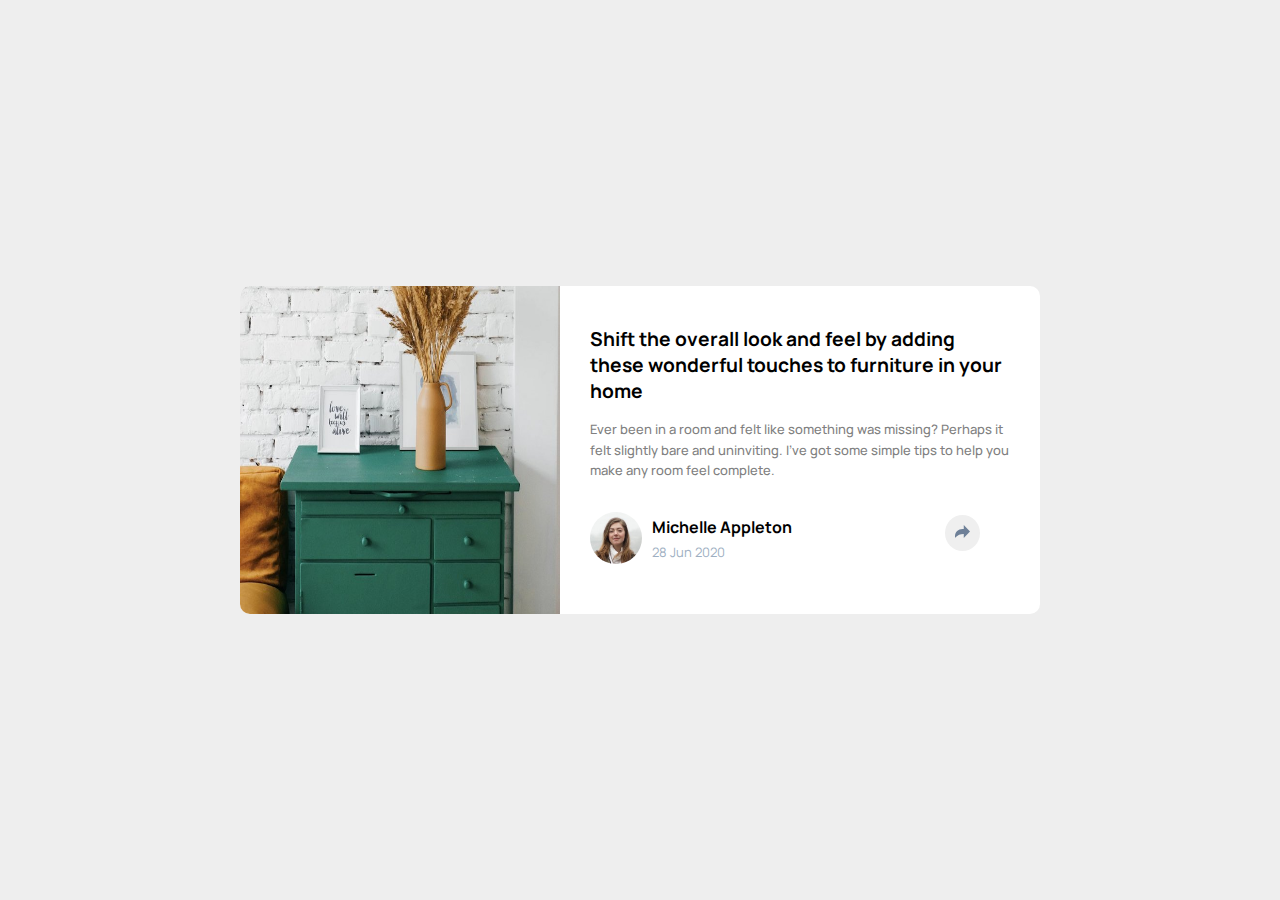
<file: article-preview-component/index.html>
<!DOCTYPE html>
<html lang="en">

<head>
  <meta charset="UTF-8">
  <meta name="viewport" content="width=device-width, initial-scale=1.0">
  <!-- displays site properly based on user's device -->

  <link rel="icon" type="image/png" sizes="32x32" href="./images/favicon-32x32.png">
  <link href="https://fonts.googleapis.com/css2?family=Manrope:wght@200;400;500;600;700;800&display=swap"
    rel="stylesheet">
  <link rel="stylesheet" href="styles.css">

  <title>Frontend Mentor | Article preview component</title>
</head>

<body>
  <main>
    <article class="article">
      <div class="article__featured">
        <img src="images/drawers.jpg" alt="Drawers">
      </div>
      <div class="article__body">
        <span class="article__heading">
          Shift the overall look and feel by adding these wonderful touches to furniture in your home
        </span>
        <span class="article__text">
          Ever been in a room and felt like something was missing? Perhaps it felt slightly bare and uninviting. I've
          got some simple tips to help you make any room feel complete.
        </span>
        <div class="article__details">
          <div class="article__details--left">
            <img src="./images/avatar-michelle.jpg" alt="Author Image">
            <div class="article__author">
              <h4>Michelle Appleton</h4>
              <span>28 Jun 2020</span>
            </div>
          </div>
          <div class="article__details--right">
            <button class="article__share">
              <img src="./images/icon-share.svg" alt="Share Button">
            </button>
          </div>
        </div>
        <div class="article__footer hidden">
          <span class="article__text--footer">Share</span>
          <ul class="article__socials">
            <li>
              <a href="#">
                <img src="./images/icon-facebook.svg" alt="Facebook">
              </a>
            </li>
            <li>
              <a href="#">
                <img src="./images/icon-twitter.svg" alt="Twitter">
              </a>
            </li>
            <li>
              <a href="#">
                <img src="./images/icon-pinterest.svg" alt="Pinterest">
              </a>
            </li>
          </ul>
        </div>
      </div>
    </article>

    <!-- <div class="attribution">
      Challenge by <a href="https://www.frontendmentor.io?ref=challenge" target="_blank">Frontend Mentor</a>.
      Coded by <a href="#">Lu-Vuong Le</a>.
    </div> -->
  </main>

  <script>
    let shareBtn = document.querySelector('.article__share');
    let articleFooter = document.querySelector('.article__footer');

    shareBtn.addEventListener("click", () => {
      articleFooter.classList.toggle('hidden');
      shareBtn.style.background = articleFooter.classList.contains('hidden') ? 'hsl(210, 46%, 95%)' : 'hsl(212, 23%, 69%)';
    });
  </script>
</body>

</html>
</file>
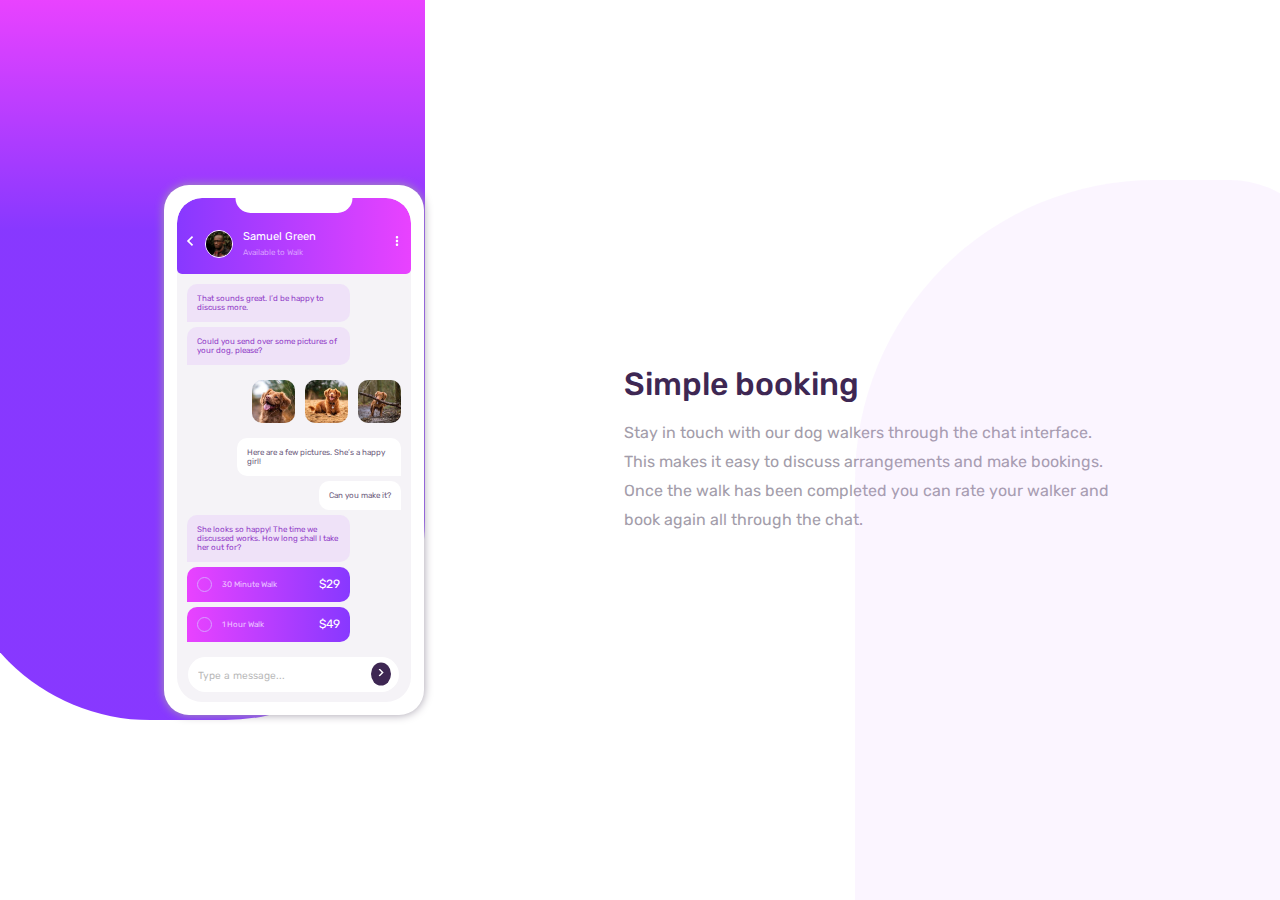
<file: chat-app-css-illustration/index.html>
<!DOCTYPE html>
<html lang="en">

<head>
  <meta charset="UTF-8">
  <meta name="viewport" content="width=device-width, initial-scale=1.0">
  <!-- displays site properly based on user's device -->

  <link rel="icon" type="image/png" sizes="32x32" href="./images/favicon-32x32.png">
  <link rel="stylesheet" href="style.css">

  <title>Frontend Mentor | [Chat App CSS Illustration]</title>
</head>

<body>
  <section class="section landing">
    <div class="bg bg--shape-bottom bg--solid"></div>
    <div class="bg bg--shape-bottom bg--solid bg--transparent"></div>
    <div class="landing__content">
      <div class="phone">
        <div class="phone__screen">
          <div class="phone__header">
            <div class="user">
              <div class="phone__back">
                <img src="images/iconmonstr-arrow-64.svg" alt="Arrow Back">
              </div>
              <div class="user__info">
                <div class="user__info--left">
                  <img src="images/avatar.jpg" alt="Avatar">
                </div>
                <div class="user__info--right">
                  <h3>Samuel Green</h3>
                  <span>Available to Walk</span>
                </div>
              </div>
              <div class="phone__options">
                <img src="images/iconmonstr-menu-11.svg" alt="Menu">
              </div>
            </div>
            <div class="phone__notch"></div>
          </div>
          <div class="phone__chat">
            <div class="chat chat--left">
              <span>
                That sounds great. I’d be happy to discuss more.
              </span>
            </div>
            <div class="chat chat--left">
              <span>
                Could you send over some pictures of your dog, please?
              </span>
            </div>
            <div class="chat chat--right chat--bg-none">
              <div class="chat__images">
                <img src="images/dog-image-1.jpg" alt="">
                <img src="images/dog-image-2.jpg" alt="">
                <img src="images/dog-image-3.jpg" alt="">
              </div>
            </div>
            <div class="chat chat--right">
              <span>
                Here are a few pictures. She’s a happy girl!
              </span>
            </div>
            <div class="chat chat--right">
              <span>
                Can you make it?
              </span>
            </div>
            <div class="chat chat--left">
              <span>
                She looks so happy! The time we discussed works. How long shall I take her out for?
              </span>
            </div>
            <div class="chat chat--left chat--bg-radio">
              <div class="chat__radio">
                <div class="chat__radio-option">
                  <label class="radio">
                    <input type="radio" name="walkOption60" id="wOption60">
                    <span class="radio__option"></span>
                  </label>
                </div>
                <div class="chat__radio-text">
                  <span>30 Minute Walk</span>
                </div>
                <div class="chat__radio-price">
                  <span>$29</span>
                </div>
              </div>
            </div>
            <div class="chat chat--left chat--bg-radio">
              <div class="chat__radio">
                <div class="chat__radio-option">
                  <label class="radio">
                    <input type="radio" name="walkOption30" id="wOption30">
                    <span class="radio__option"></span>
                  </label>
                </div>
                <div class="chat__radio-text">
                  <span>1 Hour Walk</span>
                </div>
                <div class="chat__radio-price">
                  <span>$49</span>
                </div>
              </div>
            </div>
            <div class="chat__input-wrapper">
              <div class="chat__input">
                <input type="text" name="message" id="message" placeholder="Type a message..." title="Enter a message">
                <button type="submit" title="Send Message" class="chat__submit">
                  <img src="images/iconmonstr-arrow-25.svg" alt="">
                </button>
              </div>
            </div>
          </div>
        </div>
      </div>
      <div class="landing__text">
        <h1>Simple booking</h1>
        <p>
          Stay in touch with our dog walkers through the chat interface. This makes it easy to
          discuss arrangements and make bookings. Once the walk has been completed you can rate
          your walker and book again all through the chat.
        </p>
      </div>
    </div>
  </section>
</body>

</html>
</file>
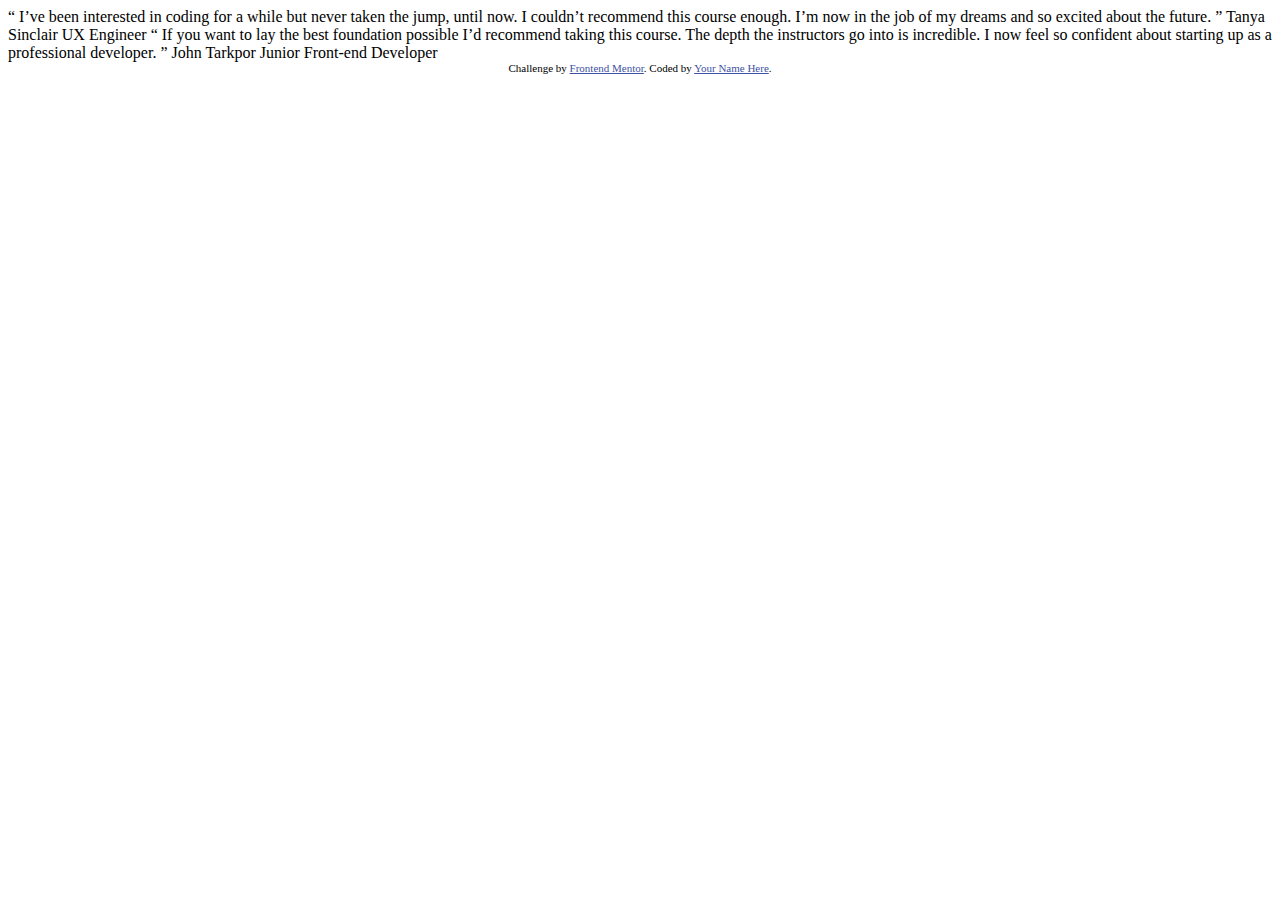
<file: coding-bootcamp-testimonials-slider/index.html>
<!DOCTYPE html>
<html lang="en">
<head>
  <meta charset="UTF-8">
  <meta name="viewport" content="width=device-width, initial-scale=1.0"> <!-- displays site properly based on user's device -->

  <link rel="icon" type="image/png" sizes="32x32" href="./images/favicon-32x32.png">
  
  <title>Frontend Mentor | Coding Bootcamp Testimonials Slider</title>

  <!-- Feel free to remove these styles or customise in your own stylesheet 👍 -->
  <style>
    .attribution { font-size: 11px; text-align: center; }
    .attribution a { color: hsl(228, 45%, 44%); }
  </style>
</head>
<body>

  “ I’ve been interested in coding for a while but never taken the jump, until now. 
  I couldn’t recommend this course enough. I’m now in the job of my dreams and so 
  excited about the future. ”

  Tanya Sinclair
  UX Engineer

  “ If you want to lay the best foundation possible I’d recommend taking this course. 
  The depth the instructors go into is incredible. I now feel so confident about 
  starting up as a professional developer. ”

  John Tarkpor
  Junior Front-end Developer
  
  <div class="attribution">
    Challenge by <a href="https://www.frontendmentor.io?ref=challenge" target="_blank">Frontend Mentor</a>. 
    Coded by <a href="#">Your Name Here</a>.
  </div>
</body>
</html>
</file>
<file: article-preview-component/styles.css>
:root {
    --footer: hsl(217, 19%, 35%);
}

* {
    padding: 0;
    margin: 0;
    box-sizing: border-box;
}

html, body {
    height: 100%;
    width: 100%;
    font-family: Manrope, sans-serif;
    background: #eeeeee;
}

main {
    height: 100%;
    display: flex;
    flex-direction: column;
    justify-content: center;
    align-items: center;
}

article {
    margin-top: 100px;
    margin-bottom: 100px;
    width: 80%;
    background: #ffffff;
    border-radius: 10px;
    display: flex;
    flex-direction: column;
}

.article__featured {
    height: 40%;
}

.article__featured img {
    height: 100%;
    width: 100%;
    border-top-left-radius: 10px;
    border-top-right-radius: 10px;
}

.article__body {
    display: flex;
    flex-direction: column;
    height: 100%;
    position: relative;
}

.article__heading {
    font-size: 1.2em;
    font-weight: 700;
    padding: 40px 30px 0 30px;
}

.article__text {
    display: block;
    margin-top: 15px;
    font-size: 13px;
    color: grey;
    font-weight: 500;
    line-height: 1.6em;
    padding: 0 30px 0 30px;
}

.article__details {
    display: flex;
    margin-top: auto;
    padding: 20px 30px;
}

.article__details--left {
    display: flex;
    align-items: center;
    margin-top: 11px;
}

.article__details--left img {
    width: 20%;
    border-radius: 100%;
}

.article__details--right {
    display: flex;
    justify-content: center;
    align-items: center;
}

.article__author {
    display: flex;
    flex-direction: column;
    justify-content: center;
    margin-left: 10px;
}

.article__author span {
    color: hsl(212, 23%, 69%);
    font-size: 13px;
    margin-top: 5px;
}

.article__share {
    border: 0;
    padding: 10px;
    border-radius: 100%;
    z-index: 100;
}

.article__footer {
    position: absolute;
    bottom: 0;
    left: 0;
    height: auto;
    width: 100%;
    background: var(--footer);
    border-bottom-left-radius: 10px;
    border-bottom-right-radius: 10px;
    display: flex;
    align-content: center;
    padding: 35px 30px;
    transition: opacity 200ms ease;
}

.article__socials {
    align-self: center;
    list-style: none;
    display: flex;
    margin: 0 10px;
}

.article__socials li {
    margin: 0 8px;
}

.article__text--footer {
    font-size: 13px;
    text-transform: uppercase;
    color: hsl(210, 46%, 95%);
    letter-spacing: 5px;
    align-self: center;
}

.attribution { 
    margin-top: 20px;
    font-size: 13px; 
    text-align: center; 
}

.attribution a {
    color: hsl(228, 45%, 44%); 
}

.hidden {
    visibility: hidden;
    opacity: 0;
}

/*  Desktop View */
@media only screen and (min-width: 768px) {
    .article {
        height: auto;
        width: 800px;
        flex-direction: row;
    }

    .article__body {
        height: 100%;
        width: 60%;
        padding-bottom: 30px;
    }

    .article__featured {
        height: 100%;
        width: 40%;
    }

    .article__featured img {
        border-top-right-radius: 0;
        border-bottom-left-radius: 10px;
    }

    .article__details--left {
        width: 100%;
    }

    .article__details--right {
        justify-content: flex-end;
        width: 50%;
        margin-right: 30px;
    }

    .article__footer {
        border-radius: 10px;
        width: auto;
        left: initial;
        bottom: 120px;
        right: 0%;
        box-shadow: 0 0 8px #000000;
        transform: translateX(25%);
        justify-content: center;
        padding: 10px 30px;
    }
}

@media only screen and (min-width: 450px) and (max-width: 768px) {
    .article__footer {
        padding: 45px 30px;
    }
}
</file>
<file: chat-app-css-illustration/style.css>
@import url('https://fonts.googleapis.com/css2?family=Rubik:ital,wght@0,500;0,700;1,400;1,700&display=swap');

:root {
    /* Primary */

    --pale-violet: hsl(276, 100%, 81%);
    --moderate-violet: hsl(276, 55%, 52%);
    --desat-dark-violet: hsl(271, 15%, 43%);
    --gray-blue: hsl(206, 6%, 79%);
    --very-dark-desat-violet: hsl(271, 36%, 24%);
    --dark-gray-violet: hsl(270, 7%, 64%);

    /* Gradients */
    --gradient-magneta: hsl(293, 100%, 63%);
    --gradient-violet: hsl(264, 100%, 61%);

    /* Secondary */
    --white: hsl(0, 0%, 100%);
    --light-gray-violet: hsl(270, 20%, 96%);
    --secondary-dark-desat-violet: hsl(271, 36%, 24%);
    --light-magneta: hsl(289, 100%, 72%);
}

* {
    padding: 0;
    margin: 0;
    box-sizing: border-box;
}

html, body {
    height: 100%;
    width: 100%;
    font-size: 16px;
    font-family: Rubik, sans-serif;
    overflow: hidden;
}

.section {
    width: 100%;
    height: 100vh;
}

.landing {

}

.bg {
    position: absolute;
    height: 500px;
    width: 50%;
    z-index: 1;
}

.bg--shape-bottom {
    border-bottom-right-radius: 200px;
}

.bg--solid {
    background: linear-gradient(to top, var(--gradient-violet) 68%, var(--gradient-magneta) 100%);
}

.landing__content {
    display: flex;
    flex-direction: column;
    justify-content: center;
    align-items: center;
    padding: 1.5em;
}

.landing__text {
    text-align: center;
}

.landing__text h1 {
    font-size: 2em;
    font-weight: 500;
    color: var(--very-dark-desat-violet);
}

.landing__text p {
    font-weight: 400;
    line-height: 1.8em;
    margin-top: 1em;
    color: var(--dark-gray-violet);
}

.phone {
    width: 235px;
    height: 530px;
    display: flex;
    justify-content: center;
    align-items: center;
    border-radius: 25px;
    margin: 3em 0;
    box-shadow: 0 0 10px var(--dark-gray-violet);
    background: var(--white);
    z-index: 3;
}

.phone__screen {
    position: relative;
    width: 90%;
    height: 95%;
    border-radius: 25px;
    background: var(--light-gray-violet);
    overflow: hidden;
}

.phone__header {
    position: relative;
    width: 100%;
    height: 15%;
    border-top-left-radius: 25px;
    border-top-right-radius: 25px;
    border-bottom-right-radius: 5px;
    border-bottom-left-radius: 5px;
    background: linear-gradient(to left, var(--gradient-magneta) 0%, var(--gradient-violet) 100%);
}

.phone__notch {
    height: 15px;
    width: 50%;
    background: var(--white);
    border-bottom-left-radius: 40px;
    border-bottom-right-radius: 40px;
    position: absolute;
    top: 0;
    left: 50%;
    transform: translateX(-50%);
}

.phone__back {
    height: 10px;
    width: 10px;
    margin-right: 10px;
}

.phone__back img {
    width: 100%;
}

.phone__options {
    height: 10px;
    width: 10px;
}

.phone__options img {
    width: 100%;
}

.phone__chat {
    height: 73%;
    /* overflow-y: scroll; */
    display: flex;
    flex-direction: column;
}

.attribution {
    font-size: 11px;
    text-align: center;
}

.user {
    width: 100%;
    height: 100%;
    display: flex;
    align-items: center;
    justify-content: center;
}

.user__info {
    width: 80%;
    margin-top: 20px;
    display: flex;
}

.user__info--left {
    width: 15%;
    margin-right: 10px;
}

.user__info--left img {
    width: 100%;
    border-radius: 50%;
    border: 1px solid var(--white);
}

.user__info--right {
    display: flex;
    flex-direction: column;
    color: var(--white);
}

.user__info--right h3 {
    font-weight: 400;
    font-size: .7em;
}

.user__info--right span {
    color: var(--pale-violet);
    font-size: .5em;
    margin-top: 5px;
}

.chat {
    font-size: .5em;
    max-width: 70%;
    padding: 10px;
    margin: 5px 10px 0 10px;
}

.chat:nth-child(1) {
    margin-top: 10px;
}

.chat--left {
    background: rgba(216, 158, 255, 0.2);
    color: var(--moderate-violet);
    border-top-left-radius: 10px;
    border-top-right-radius: 10px;
    border-bottom-left-radius: 0;
    border-bottom-right-radius: 10px;
}

.chat--right {
    color: var(--desat-dark-violet);
    background: var(--white);
    align-self: flex-end;
    border-top-left-radius: 10px;
    border-top-right-radius: 10px;
    border-bottom-left-radius: 10px;
    border-bottom-right-radius: 0;
}

.chat__images {
    display: flex;
    width: 30%;
}

.chat__images img {
    width: 100%;
    border-radius: 10px;
    margin: 0 5px;
}

.chat--bg-none {
    background: none;
}

.chat--bg-radio {
    background: linear-gradient(to right, var(--gradient-magneta) 0%, var(--gradient-violet) 100%);
}

.chat__radio {
    display: flex;
    align-items: center;
}

.chat__radio-option input {
    border: 0;
    background: none;
}

.chat__radio-text {
    color: rgba(255, 255, 255, 0.7);
    flex: 1;
    margin-left: 10px;
}

.chat__radio-price {
    color: var(--white);
    font-size: 1.5em;
}

.chat__input-wrapper {
    position: absolute;
    bottom: 10px;
    width: 100%;
    display: flex;
    justify-content: center;
}

.chat__input {
    width: 100%;
    display: flex;
    justify-content: center;
    position: relative;
}

.chat__input input {
    width: 90%;
    border: 0;
    padding: 10px;
    font-family: Rubik, sans-serif;
    border-radius: 25px;
    font-size: .8em;
}

.chat__input input::placeholder {
    font-family: Rubik, sans-serif;
    font-size: .8em;
    opacity: 0.5;
}

.chat__submit {
    position: absolute;
    right: 10px;
    top: 50%;
    transform: translate(-50%, -50%);
    background: var(--very-dark-desat-violet);
    border: 0;
    border-radius: 50%;
}

.chat__submit img {
    width: 20px;
    padding: 6px;
}

/* Custom Radio Button */
.radio {
    height: 15px;
    width: 15px;
}

.radio input {
    position: absolute;
    opacity: 0;
    cursor: pointer;
}

.radio__option {
    display: block;
    height: 15px;
    width: 15px;
    border: 1px solid var(--pale-violet);
    background-color: transparent;
    border-radius: 50%;
    transition: background .5s ease;
}

.radio:hover input ~ .radio__option {
    background: var(--gradient-violet);
}

.radio input:checked ~ .radio__option {
    background: var(--gradient-violet);
}

/* Responsiveness */
@media only screen and (min-width: 770px) {
    .bg {
        height: 80%;
        width: 475px;
        border-bottom-left-radius: 200px;
        border-bottom-right-radius: 200px;
        left: -50px;
    }

    .bg--transparent {
        background: var(--pale-violet);
        opacity: 0.1;
        left: initial;
        right: -50px;
        bottom: 0;
        border-top-left-radius: 300px;
        border-top-right-radius: 100px;
        border-bottom-left-radius: 0;
        border-bottom-right-radius: 0;
    }

    .landing__content {
        flex-direction: row;
        height: 100%;
    }

    .landing__text {
        width: 40%;
        margin-left: 200px;
        text-align: left;
    }

    .phone {
        width: 260px;
    }
}

@media only screen and (min-width: 1440px) {
    .landing__text {
        width: 30%;
        margin-left: 350px;
        text-align: left;
    }

    .landing__text h1 {
        font-size: 3em;
    }

    .landing__text p {
        font-size: 1.2em;
    }

}
</file>
